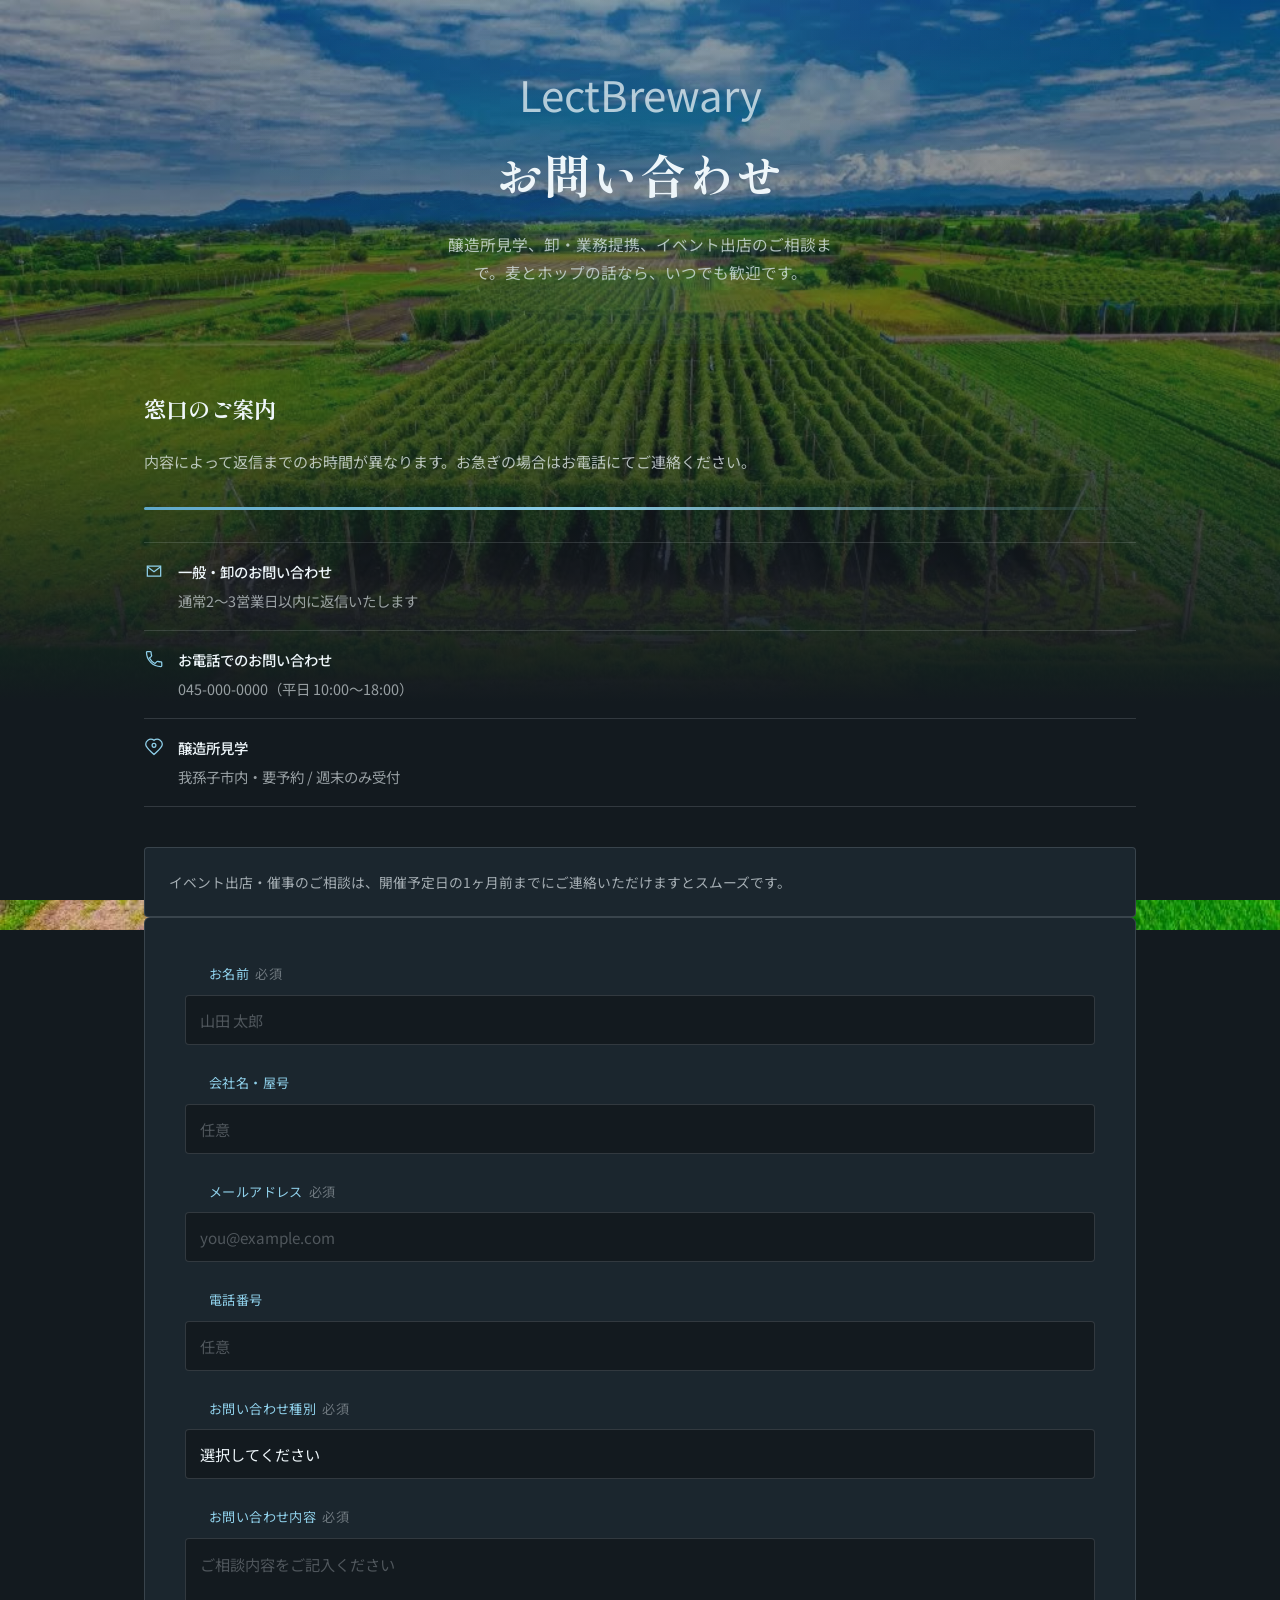
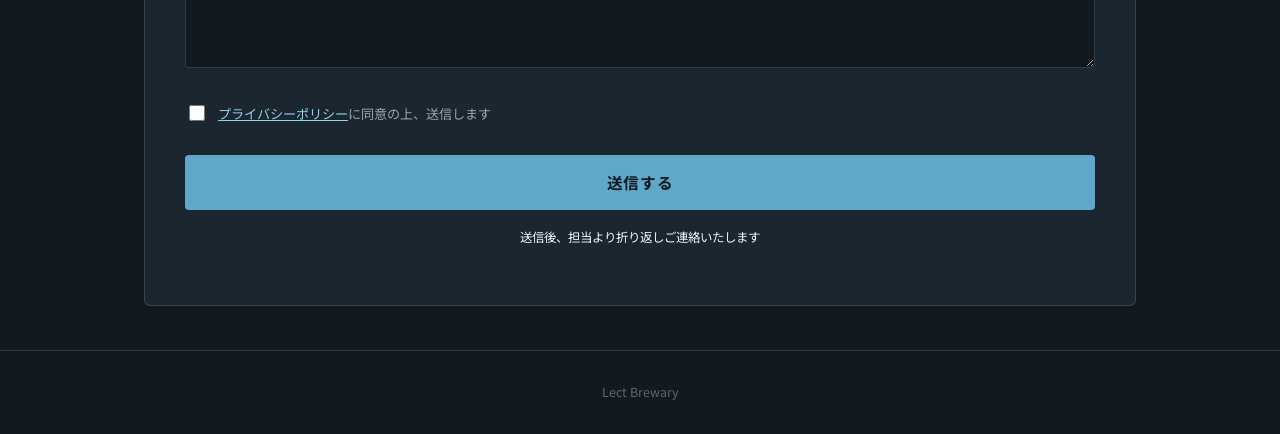
<file: Lectbeer/contact_form.html>
<!DOCTYPE html>
<html lang="ja">
<head>
<meta charset="UTF-8">
<meta name="viewport" content="width=device-width, initial-scale=1.0">
<title>お問い合わせ｜LectBrewary</title>
<style>
@import url('https://fonts.googleapis.com/css2?family=Shippori+Mincho:wght@500;700&family=Noto+Sans+JP:wght@400;500;700&display=swap');

:root {
  --char: #131a1f;
  --char-2: #1b262e;
  --amber: #5fa8c9;
  --amber-light: #8fd0ea;
  --cream: #eaf5f9;
  --foam: #eef6fa;
  --hop: #4d7a8c;
  --line: rgba(238,246,250,0.14);
}

* { box-sizing: border-box; }

body {
  margin: 0;
  color: var(--foam);
  font-family: "Noto Sans JP", sans-serif;
  line-height: 1.8;
  background-color: var(--char);
  background-image:
    linear-gradient(180deg, rgba(19,26,31,0.35) 0%, rgba(19,26,31,0.6) 45%, var(--char) 78%),
    var(--hero-photo);
  background-size: cover;
  background-position: center;
  background-repeat: no-repeat;
  background-attachment: fixed;
}

.serif { font-family: "Shippori Mincho", serif; }

/* ---------- Hero ---------- */
.hero {
  position: relative;
  padding: 56px 24px ;
  text-align: center;
  background-image: radial-gradient(ellipse at 50% 0%, rgba(95,168,201,0.25), transparent 55%);
  overflow: hidden;
}

.hero::before {
  content: "";
  position: absolute;
  left: 50%;
  bottom: -40px;
  width: 520px;
  height: 200px;
  transform: translateX(-50%);
  background: radial-gradient(ellipse at center, rgba(95,168,201,0.15), transparent 70%);
  filter: blur(10px);
}
.eyebrow {
  font-size: 42px;
   color: rgba(238,246,250,0.72);
}

h1.title {
  font-size: clamp(2rem, 5vw, 2.9rem);
  font-weight: 700;
  margin: 0 0 16px;
  letter-spacing: 0.04em;
}

.hero p.sub {
  max-width: 46ch;
  margin: 0 auto;
  color: rgba(238,246,250,0.72);
  font-size: 0.98rem;
}
.layout {
  max-width: 1040px;
  margin: 0 auto;
  padding: 44px 24px ;
  display: grid;
  align-items: start;
}

@media (max-width: 820px) {
  .layout { grid-template-columns: 1fr; gap: 48px; padding: 48px 20px 80px; }
}

/* ---------- Info column ---------- */

.info h2 {
  font-size: 1.4rem;
  margin: 0 0 20px;
  font-weight: 700;
}

.info p {
  color: rgba(238,246,250,0.72);
  font-size: 0.94rem;
  margin: 0 0 32px;
}

.info-list {
  list-style: none;
  padding: 0;
  margin: 0 0 40px;
}

.info-list li {
  display: flex;
  gap: 14px;
  padding: 16px 0;
  border-top: 1px solid var(--line);
  font-size: 0.9rem;
}

.info-list li:last-child { border-bottom: 1px solid var(--line); }

.info-list .ico {
  flex-shrink: 0;
  width: 20px;
  height: 20px;
  color: var(--amber-light);
  margin-top: 2px;
}

.info-list strong {
  display: block;
  color: var(--foam);
  margin-bottom: 3px;
  font-weight: 500;
}

.info-list span.detail { color: rgba(238,246,250,0.6); }

.pour-divider {
  width: 100%;
  height: 3px;
  border-radius: 2px;
  background: linear-gradient(90deg, var(--amber) 0%, var(--amber-light) 45%, transparent 100%);
  margin: 8px 0 32px;
}

.tasting-note {
  background: var(--char-2);
  border: 1px solid var(--line);
  border-radius: 4px;
  padding: 22px 24px;
  font-size: 0.86rem;
  color: rgba(238,246,250,0.65);
}

.tasting-note .label {
  font-size: 0.72rem;
  letter-spacing: 0.16em;
  color: var(--amber-light);
  font-weight: 500;
  margin-bottom: 10px;
  display: block;
}

/* ---------- Form ---------- */
.form-panel {
  background: var(--char-2);
  border: 1px solid var(--line);
  border-radius: 6px;
  padding: 44px 40px;
}

@media (max-width: 480px) {
  .form-panel { padding: 32px 22px; }
}

.field {
  margin-bottom: 26px;
}

.field label {
  display: block;
  font-size: 0.82rem;
  color: var(--amber-light);
  margin-bottom: 9px;
  letter-spacing: 0.03em;
  margin-left: 24px;
}

.field label .req {
  color: rgba(238,246,250,0.4);
  font-weight: 400;
  margin-left: 6px;
}

.field input,
.field select,
.field textarea {
  width: 100%;
  background: var(--char);
  border: 1px solid var(--line);
  border-radius: 4px;
  padding: 13px 14px;
  color: var(--foam);
  font-family: inherit;
  font-size: 0.95rem;
  transition: border-color 0.2s ease, background 0.2s ease;
}

.field textarea {
  resize: vertical;
  min-height: 130px;
  line-height: 1.7;
}

.field input:focus,
.field select:focus,
.field textarea:focus {
  outline: none;
  border-color: var(--amber);
  background: #17222a;
}

.field input::placeholder,
.field textarea::placeholder {
  color: rgba(238,246,250,0.28);
}
@media (max-width: 480px) {
  .row-2 { grid-template-columns: 1fr; }
}

select {
  appearance: none;
  background-image: url("data:image/svg+xml,%3Csvg xmlns='http://www.w3.org/2000/svg' width='12' height='8'%3E%3Cpath d='M1 1l5 5 5-5' stroke='%238fd0ea' stroke-width='1.6' fill='none' fill-rule='evenodd'/%3E%3C/svg%3E");
  background-repeat: no-repeat;
  background-position: right 16px center;
  padding-right: 40px;
}

.consent {
  display: flex;
  align-items: flex-start;
  gap: 10px;
  margin-bottom: 30px;
  font-size: 0.82rem;
  color: rgba(238,246,250,0.6);
}

.consent input {
  margin-top: 3px;
  accent-color: var(--amber);
  width: 16px;
  height: 16px;
  flex-shrink: 0;
}

.consent a { color: var(--amber-light); }

button.submit {
  width: 100%;
  background: var(--amber);
  color: var(--char);
  border: none;
  border-radius: 4px;
  padding: 16px 20px;
  font-family: inherit;
  font-size: 0.98rem;
  font-weight: 700;
  letter-spacing: 0.04em;
  cursor: pointer;
  transition: background 0.2s ease, transform 0.15s ease;
}

button.submit:hover { background: var(--amber-light); }
button.submit:active { transform: translateY(1px); }

button.submit:disabled {
  opacity: 0.6;
  cursor: not-allowed;
}

.form-foot-note {
  text-align: center;
  font-size: 0.78rem;
  margin-top: 16px;
}

/* ---------- Success state ---------- */
.success {
  display: none;
  text-align: center;
  padding: 40px 10px 10px;
}

.success.show { display: block; }
.form-panel.hidden-content > *:not(.success) { display: none; }

.success .glass {
  width: 54px;
  height: 54px;
  margin: 0 auto 22px;
  color: var(--amber-light);
}

.success h3 {
  font-size: 1.25rem;
  margin: 0 0 12px;
  font-weight: 700;
}

.success p {
  color: rgba(238,246,250,0.65);
  font-size: 0.92rem;
  max-width: 34ch;
  margin: 0 auto;
}

footer.site-foot {
  text-align: center;
  padding: 30px 20px;
  font-size: 0.78rem;
  color: rgba(238,246,250,0.35);
  border-top: 1px solid var(--line);
}

</style>
</head>
<body style="--hero-photo:url('[data-uri]');">

  <div class="hero">
    <div class="brand-mark" aria-hidden="true">
    </div>
    <span class="eyebrow">LectBrewary</span>
    <h1 class="title serif">お問い合わせ</h1>
    <p class="sub">醸造所見学、卸・業務提携、イベント出店のご相談まで。麦とホップの話なら、いつでも歓迎です。</p>
  </div>

  <div class="layout">

    <div class="info">
      <h2 class="serif">窓口のご案内</h2>
      <p>内容によって返信までのお時間が異なります。お急ぎの場合はお電話にてご連絡ください。</p>

      <div class="pour-divider" aria-hidden="true"></div>

      <ul class="info-list">
        <li>
          <svg class="ico" viewBox="0 0 24 24" fill="none" aria-hidden="true"><path d="M4 6h16v12H4z" stroke="currentColor" stroke-width="1.5"/><path d="M4 7l8 6 8-6" stroke="currentColor" stroke-width="1.5"/></svg>
          <div>
            <strong>一般・卸のお問い合わせ</strong>
            <span class="detail">通常2〜3営業日以内に返信いたします</span>
          </div>
        </li>
        <li>
          <svg class="ico" viewBox="0 0 24 24" fill="none" aria-hidden="true"><path d="M6.6 10.8a15 15 0 0 0 6.6 6.6l2.2-2.2c.3-.3.7-.4 1.1-.3 1.2.4 2.5.6 3.8.6.6 0 1 .4 1 1V20c0 .6-.4 1-1 1C10.6 21 3 13.4 3 4c0-.6.4-1 1-1h3.5c.6 0 1 .4 1 1 0 1.3.2 2.6.6 3.8.1.4 0 .8-.3 1.1L6.6 10.8z" stroke="currentColor" stroke-width="1.5"/></svg>
          <div>
            <strong>お電話でのお問い合わせ</strong>
            <span class="detail">045-000-0000（平日 10:00〜18:00）</span>
          </div>
        </li>
        <li>
          <svg class="ico" viewBox="0 0 24 24" fill="none" aria-hidden="true"><path d="M12 21s-7-6.1-9.3-10A6 6 0 0 1 12 4a6 6 0 0 1 9.3 7c-2.3 3.9-9.3 10-9.3 10z" stroke="currentColor" stroke-width="1.5"/><circle cx="12" cy="10" r="2.3" stroke="currentColor" stroke-width="1.5"/></svg>
          <div>
            <strong>醸造所見学</strong>
            <span class="detail">我孫子市内・要予約 / 週末のみ受付</span>
          </div>
        </li>
      </ul>

      <div class="tasting-note">
        イベント出店・催事のご相談は、開催予定日の1ヶ月前までにご連絡いただけますとスムーズです。
      </div>
    </div>

    <div class="form-panel" id="formPanel">
      <form id="contactForm" novalidate>
        <div class="row-2">
          <div class="field">
            <label for="name">お名前<span class="req">必須</span></label>
            <input type="text" id="name" name="name" required autocomplete="name" placeholder="山田 太郎">
          </div>
          <div class="field">
            <label for="company">会社名・屋号</label>
            <input type="text" id="company" name="company" autocomplete="organization" placeholder="任意">
          </div>
        </div>

        <div class="row-2">
          <div class="field">
            <label for="email">メールアドレス<span class="req">必須</span></label>
            <input type="email" id="email" name="email" required autocomplete="email" placeholder="you@example.com">
          </div>
          <div class="field">
            <label for="tel">電話番号</label>
            <input type="tel" id="tel" name="tel" autocomplete="tel" placeholder="任意">
          </div>
        </div>

        <div class="field">
          <label for="subject">お問い合わせ種別<span class="req">必須</span></label>
          <select id="subject" name="subject" required>
            <option value="" disabled selected>選択してください</option>
            <option value="general">一般的なご質問</option>
            <option value="wholesale">卸・業務提携について</option>
            <option value="tour">醸造所見学の予約</option>
            <option value="event">イベント出店のご相談</option>
            <option value="press">取材・メディア関連</option>
            <option value="other">その他</option>
          </select>
        </div>

        <div class="field">
          <label for="message">お問い合わせ内容<span class="req">必須</span></label>
          <textarea id="message" name="message" required placeholder="ご相談内容をご記入ください"></textarea>
        </div>

        <label class="consent">
          <input type="checkbox" id="consent" name="consent" required>
          <span><a href="#">プライバシーポリシー</a>に同意の上、送信します</span>
        </label>

        <button type="submit" class="submit">送信する</button>
        <p class="form-foot-note">送信後、担当より折り返しご連絡いたします</p>
      </form>

      <div class="success" id="successState">
        <svg class="glass" viewBox="0 0 56 56" fill="none" aria-hidden="true">
          <path d="M18 12h20l-2 6v22a3 3 0 0 1-3 3H23a3 3 0 0 1-3-3V18l-2-6z" stroke="currentColor" stroke-width="1.6"/>
          <path d="M20 30l6 6 10-13" stroke="currentColor" stroke-width="1.8" stroke-linecap="round" stroke-linejoin="round"/>
        </svg>
        <h3 class="serif">送信しました</h3>
        <p>お問い合わせいただきありがとうございます。内容を確認の上、担当より折り返しご連絡いたします。</p>
      </div>
    </div>

  </div>

  <footer class="site-foot">Lect Brewary</footer>

<script>
  const form = document.getElementById('contactForm');
  const panel = document.getElementById('formPanel');
  const success = document.getElementById('successState');

  form.addEventListener('submit', function (e) {
    e.preventDefault();
    if (!form.checkValidity()) {
      form.reportValidity();
      return;
    }
    panel.classList.add('hidden-content');
    success.classList.add('show');
  });
</script>
</body>
</html>
</file>
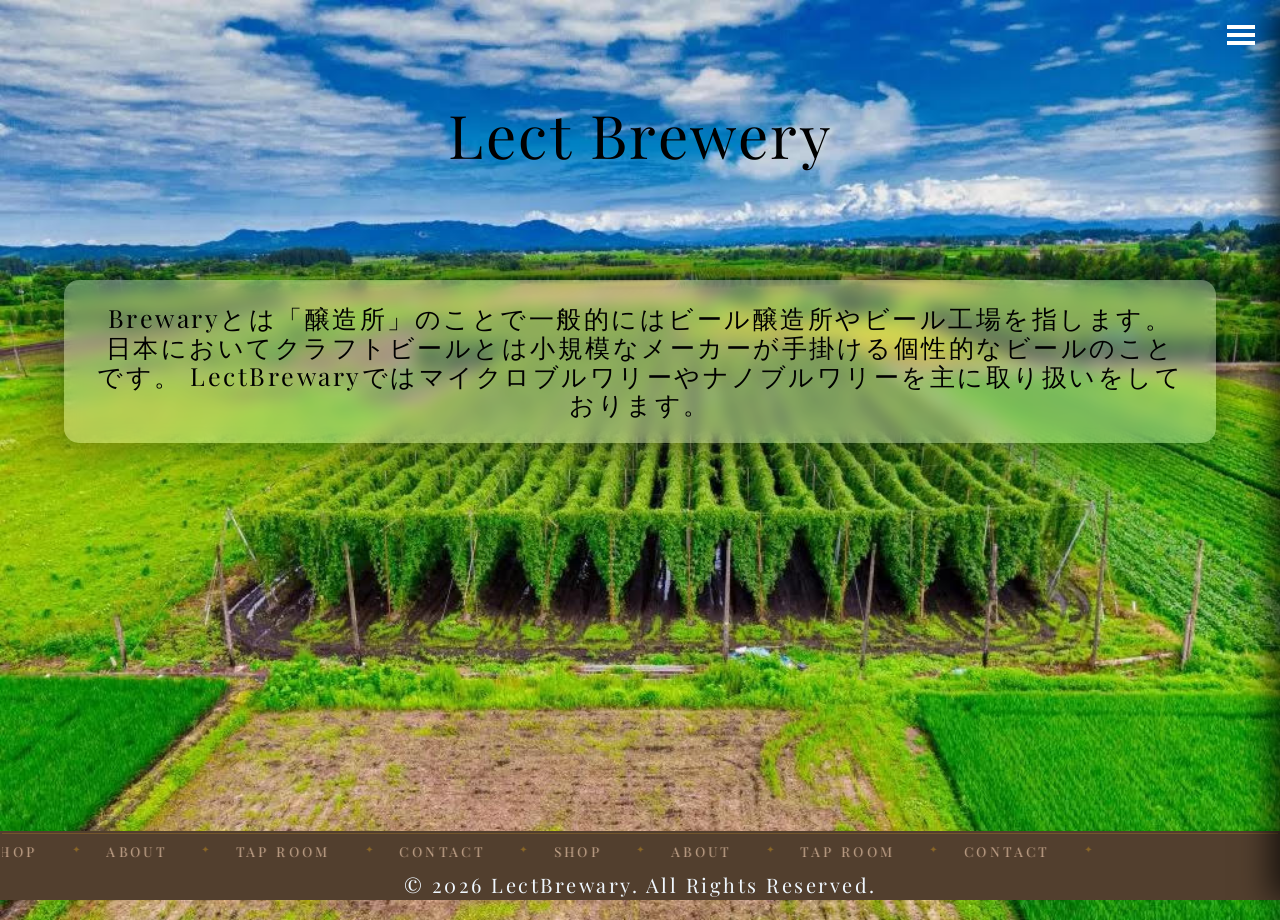
<file: Lectbeer/LectBeersite.html>
<!DOCTYPE html>
<html lang="ja">

<head>
    <meta charset="UTF-8">
    <meta name="viewport" content="width=device-width, initial-scale=1.0">
    <title>Lect Brewery</title>
    <link rel="stylesheet" href="reset.css">
    <link rel="preconnect" href="https://fonts.googleapis.com">
    <link rel="preconnect" href="https://fonts.gstatic.com" crossorigin>
    <link
        href="https://fonts.googleapis.com/css2?family=Black+Ops+One&family=Playfair+Display:ital,wght@0,400..900;1,400..900&family=Roboto:ital,wght@0,100..900;1,100..900&display=swap"
        rel="stylesheet">
    <link rel="stylesheet" href="stylecss.css?v=3">
    <link rel="icon" href="photo/logo.jpg" type="imag/png">
</head>

<body class="ss">
    <header>
        <h1>Lect Brewery</h1>
        <input type="checkbox" id="menu-toggle" class="menu-checkbox">
        <label for="menu-toggle" class="hamburger-icon">
            <span></span>
            <span></span>
            <span></span>
        </label>
        <nav class="drawer-menu">
            <div class="drawer-inner">
                <div class="drawer-login-section">
                    <h3><span class="eiji-login">LOGIN</span>
                        <a href="login.html" class="menu-btn login-btn hover-text" onclick="">ログイン</a>
                    </h3>
                </div>
                <h3>BEER LIST</h3>
                <a href="cart.html" class="menu-btn cart-btn">
                    🛒 カートを見る </a>
                <ul class="drawer-list menu-btn">
                    <li><a href="beerindex.html/shounann.html">湘南ビール</a></li>
                    <li><a href="beerindex.html">スワンレイク</a></li>
                    <li><a href="beerindex.html">ノースアイランド</a></li>
                    <li><a href="beerindex.html">日本海倶楽部</a></li>
                    <li><a href="beerindex.html">ゲームブリュー</a></li>
                    <li><a href="beerindex.html">シモダブルーイング</a></li>
                </ul>
            </div>
        </nav>
    </header>
    <div>
        <main class="mp">
            <h2 class="text-area">Brewaryとは「醸造所」のことで一般的にはビール醸造所やビール工場を指します。
                日本においてクラフトビールとは小規模なメーカーが手掛ける個性的なビールのことです。
                LectBrewaryではマイクロブルワリーやナノブルワリーを主に取り扱いをしております。
            </h2>
    </div>
    </main>
    <footer>
        <div class="footer-ticker-wrap">
            <div class="footer-ticker-track" id="footerTrack">
                <a href="cart.html">Shop</a><span class="footer-ticker-sep">✦</span>
                <a href="#">About</a><span class="footer-ticker-sep">✦</span>
                <a href="#">Tap Room</a><span class="footer-ticker-sep">✦</span>
                <a href="contact_form.html">Contact</a><span class="footer-ticker-sep">✦</span>
                <a href="cart.html">Shop</a><span class="footer-ticker-sep">✦</span>
                <a href="#">About</a><span class="footer-ticker-sep">✦</span>
                <a href="#">Tap Room</a><span class="footer-ticker-sep">✦</span>
                <a href="#">Contact</a><span class="footer-ticker-sep">✦</span>
            </div>
        </div>
        <p><small>&copy; 2026 LectBrewary. All Rights Reserved.</small></p>
    </footer>
    <script>
        window.addEventListener('load', () => {
            const footerTrack = document.getElementById('footerTrack');
            let fx = 0;
            function footerTick() {
                fx -= 0.2;
                if (Math.abs(fx) >= footerTrack.scrollWidth / 2) fx = 0;
                footerTrack.style.transform = `translateX(${fx}px)`;
                requestAnimationFrame(footerTick);
            }
            footerTick();
        });
    </script>
</body>

</html>
</file>
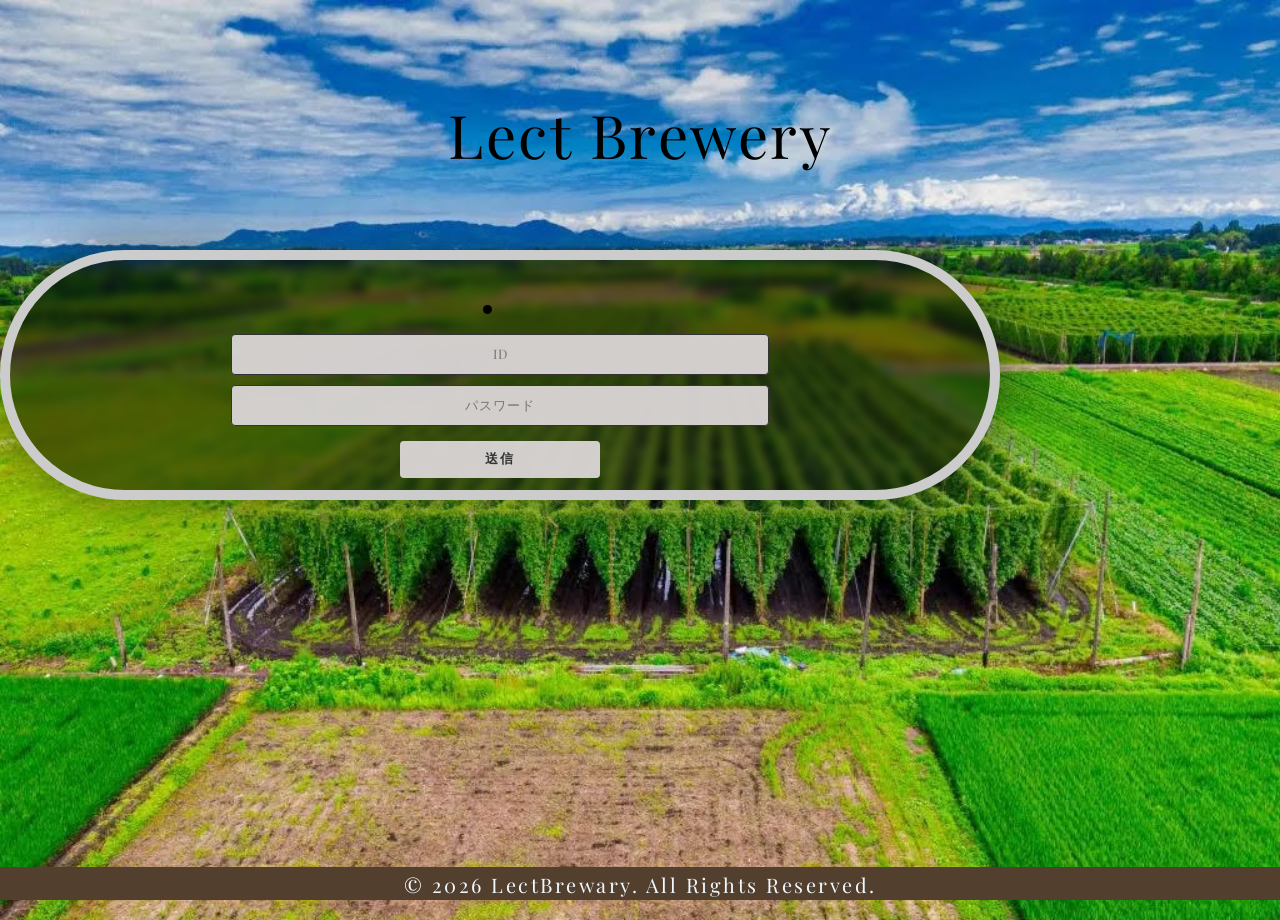
<file: Lectbeer/login.html>
<!DOCTYPE html>
<html lang="ja">

<head>
    <meta charset="UTF-8">
    <meta name="viewport" content="width=device-width, initial-scale=1.0">
    <title>Lect Brewery</title>
    <link rel="stylesheet" href="reset.css">
    <link rel="preconnect" href="https://fonts.googleapis.com">
    <link rel="preconnect" href="https://fonts.gstatic.com" crossorigin>
    <link
        href="https://fonts.googleapis.com/css2?family=Black+Ops+One&family=Playfair+Display:ital,wght@0,400..900;1,400..900&family=Roboto:ital,wght@0,100..900;1,100..900&display=swap"
        rel="stylesheet">
    <link rel="stylesheet" href="stylecss.css">
    <link rel="icon" href="photo/logo.jpg" type="imag/png">
</head>
    <main class="login-p">
    <h1>Lect Brewery</h1>
     <div style="height: 250px; width: 100%;"></div>
    <form class="textarea">
        <li>
        <p><input type="text" placeholder="ID" class="login-input"></p>
        <p><input type="password" placeholder="パスワード" class="login-input"></p>
        </li>
        <p><input type="button" value="送信" class="login-input l menu-btn login-btn hover-text" 
            onclick="alert('ログインしました'); location.href='LectBeersite.html';"></p>
            
    </form>
    </main>
<footer>
       <p><small>&copy; 2026 LectBrewary. All Rights Reserved.</small></p>
    </footer>
</file>
<file: Lectbeer/stylecss.css>
@charset "UTF-8";
h1 {
    font-size: 60px;
    margin: 100px 0 120px 0;
    position: fixed;
    width: 100%;
    z-index: 99;
}
h2.text-area {
    border-radius: 15px;
    box-shadow: 0px 0px 50px 2px rgba(18, 17, 17, 0.5);
    padding: 24px 28px;
    margin-bottom: 24px;
    width: 100%;
}
body {
    text-align: center;
    font-size: 25px;
    letter-spacing: 0.1em;
    margin-bottom: 20px;
    font-family: 'playfair display', serif;
    background: url(photo/hop.jpg) no-repeat top/cover;
    background-attachment: fixed;
    display: flex;
    flex-direction: column;
    min-height: 100vh;
}
body>div {
    padding-top: 280px;
    max-width: 1260px;
    width: 90%;
    margin: 0 auto 50px;
    display: flex;
}
.drawer-menu div {
    width: auto;
    margin: 0;
    display: block;
}
main {
    background-color: transparent;
}
aside {
    flex-basis: 230px;
    bottom: 500px;
    right: 60px;
    background-color: transparent;
}
/*サイドリストスクロール*/
ul.drawer-list.menu-btn {
    height: 270px;
    overflow: hidden scroll;
    backdrop-filter: blur(8px);
    background: rgba(255, 255, 255, 0.3);
    border-radius: 6px;
}
.text-area {
    backdrop-filter: blur(8px);
    background: rgba(255, 255, 255, 0.3);
    position: relative;
    z-index: 1;
}
.eiji-login {
    margin-left: 30px;
}
.drawer-inner>h3+a {
    /*カートをみる*/
    background: rgba(230, 224, 224, 0.6);
    border-radius: 6px;
}

.cart-btn:hover {
    background-color: #ffffff;
    color: #161616;
}
/*  ハンバーガー */
header {
    position: relative;
}

.menu-checkbox {
    display: none;
}
.hamburger-icon {
    position: fixed;
    top: 25px;
    right: 25px;
    width: 28px;
    height: 20px;
    cursor: pointer;
    z-index: 10000;
    display: flex;
    flex-direction: column;
    justify-content: space-between;
}

.hamburger-icon span {
    display: block;
    width: 100%;
    height: 4px;
    background-color: #ffffff;
    transition: all 0.3s cubic-bezier(0.4, 0, 0.2, 1);
}

.drawer-menu {
    position: fixed;
    top: 0;
    right: -320px;
    width: 320px;
    height: 100vh;
    background-color: rgba(255, 255, 255, 0.1);
    box-shadow: -10px 0 30px rgba(0, 0, 0, 0.7);
    z-index: 9999;
    transition: all 0.4s cubic-bezier(0.4, 0, 0.2, 1);
    box-sizing: border-box;
    overflow-y: auto;
}

.drawer-inner {
    padding: 90px 30px 40px 30px;
    background-color: rgba(255, 255, 255, 0.5);
}

.drawer-inner h3 {
    color: black;
    font-size: 32px;
    font-weight: bold;
    margin: 35px 0 15px 0;
    border-bottom: 1px solid #2a2a2a;
    padding-bottom: 8px;
}

.drawer-login-section {
    display: flex;
    flex-direction: column;
    gap: 12px;
}

.login-input {
    background-color: #d7d3d3f7;
    border: 1px solid #333333;
    color: #333333;
    padding: 12px;
    border-radius: 4px;
    font-size: 13px;
    letter-spacing: 1px;
    transition: border-color 0.3s;
    width: 56%;
    box-sizing: border-box;
}

.login-input:focus {
   background-color: #ffffff;
    color: #161616;
}

.l {
    font-family: 'Franklin Gothic Medium', 'Arial Narrow', Arial, sans-serif;
    font-size: 10px;
}
.menu-btn {
    font-size: 13px;
    font-weight: bold;
    letter-spacing: 2px;
    padding: 10px;
    border-radius: 4px;
    cursor: pointer;
    width: 100%;
    text-align: center;
    box-sizing: border-box;
    transition: all 0.3s ease;
}
.login-btn {
    background-color: transparent;
    color: #161616;
    border: 1px solid transparent;
}
.login-btn:hover {
    background-color: #ffffff;
    color: #161616;
}
.cart-btn {
    background-color: transparent;
    color: #ffffff;
    border: 1px solid #ffffff;
    display: flex;
    justify-content: center;
    align-items: center;
    gap: 8px;
}
.drawer-list {
    list-style: none;
    padding: 0;
    margin: 0;
}
.drawer-list li {
    border-bottom: 1px solid #2a2a2a;
}
.drawer-list li a {
    display: block;
    padding: 16px 5px;
    color: #ffffff;
    text-decoration: none;
    font-size: 19px;
    letter-spacing: 1px;
    transition: all 0.3s ease;
}
.drawer-list li a:hover {
    color: #ffffff;
    padding-right: 40px;
}

.menu-checkbox:checked~.drawer-menu {
    right: 0;
}

/* 三本線を「✕」にする */
.menu-checkbox:checked~.hamburger-icon span:nth-child(1) {
    transform: translateY(9px) rotate(45deg);
}

.menu-checkbox:checked~.hamburger-icon span:nth-child(2) {
    opacity: 0;
}

.menu-checkbox:checked~.hamburger-icon span:nth-child(3) {
    transform: translateY(-9px) rotate(-45deg);
}

footer {
    background-color: #523f2e;
    color: aliceblue;
    text-align: center;
    margin-top: auto;
    padding: 2px;
    background-attachment: fixed;
    position: fixed;
    bottom: 0;
    width: 100%;
    z-index: 999;
}

/* ここはログインのとこ*/
.textarea {
    box-sizing: border-box;
    border: 10px solid #cccccc;
    background: rgba(0, 0, 0, 0.5);
    backdrop-filter: blur(5px);
    width: 100%;
    max-width: 1000px;
    padding-top: 35px;
    height: 250px;
}

li p {
    margin: 10px;
}

.textarea .login-input.l {
    width: 200px;
    margin: 15px auto 0;
    display: block;
}

.login-p .textarea {
    margin-top: 0;
}

main.login-p {
    height: 100vh;
    overflow-y: scroll;
}

form.textarea {
    border-radius: 205px;
    box-shadow: 0px 0px 50px 2px rgba(18, 17, 17, 0.5);
    padding: 24px 28ox;
    margin-bottom: 24px;
}
input[type="button"].login-input.l {
    background-color: #d7d3d3f7;
    color: #333333;
}
.footer-ticker-wrap {
  width: 100%;
  overflow: hidden;
  border-top: 1px solid rgba(245,180,30,0.2);
  padding: 10px 0;
}
.footer-ticker-track {
  display: flex;
  white-space: nowrap;
  will-change: transform;
}
.footer-ticker-track a {
  font-family: 'Playfair Display', serif;
  font-size: 0.85rem;
  letter-spacing: 0.25em;
  color: rgba(245,210,180,0.75);
  text-decoration: none;
  text-transform: uppercase;
  padding-right: 2.5em;
  transition: color 0.25s;
}
.footer-ticker-track a:hover { color: #f5c842; }
.footer-ticker-sep {
  color: rgba(245,180,30,0.35);
  padding-right: 2.5em;
  font-size: 0.6rem;
  vertical-align: middle;
}
/*メディアクエリ*/
@media screen and (max-width: 640px) {
    body > div {/*  外枠の固定幅を解除してスマホ幅にフィットさせる */
        width: 60%;
        padding-top: 200px; /* 上の余白を少し狭く調整 */
        font-size: 15px;
    }
    h1, 
    main, 
    .mp, 
    h2.text-area {
        width: 100%;
        margin-left: 0; /* 左の余白をリセット */
    }
    h1 {
        margin: 50px 0;
    }
    footer {
        font-size: 12px;
    }
    .drawer-login-section {
    display: flex;
    flex-direction: column;
    gap: 12px;
}
.drawer-inner {
    padding: 90px 30px 40px 30px;
    background-color: rgba(255, 255, 255, 0.9);
}
.drawer-list li a {
    color: #050000;
}
.cart-btn {
    color: black;
    border: 1px solid #180202;
    font-size: 16px;
}
    }
</file>
